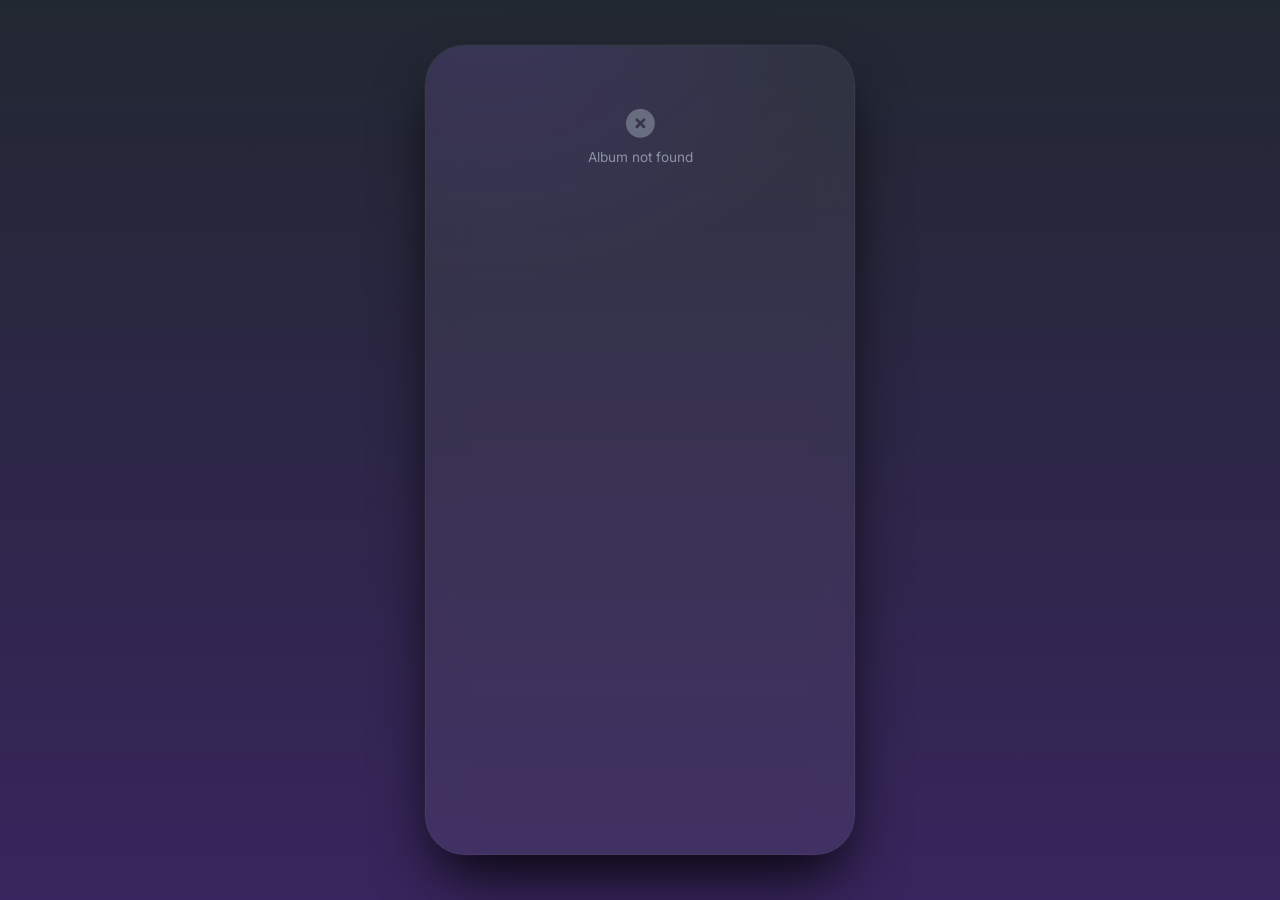
<file: album.html>
<!DOCTYPE html>
<html lang="en">
<head>
  <meta charset="UTF-8">
  <meta name="viewport" content="width=device-width, initial-scale=1.0, maximum-scale=1.0, user-scalable=yes">
  <title>Album · noir </title>
  <link rel="preconnect" href="https://fonts.googleapis.com">
  <link rel="preconnect" href="https://fonts.gstatic.com" crossorigin>
  <link href="https://fonts.googleapis.com/css2?family=Inter:opsz,wght@14..32,400;14..32,500;14..32,600;14..32,700&display=swap" rel="stylesheet">
  <link rel="stylesheet" href="https://cdnjs.cloudflare.com/ajax/libs/font-awesome/6.0.0-beta3/css/all.min.css">
  <link rel="stylesheet" href="css/style.css">
  <link rel="stylesheet" href="css/player.css">
  <link rel="stylesheet" href="css/responsive.css">
</head>
<body>
<div class="app-container" role="main" id="albumRoot">
  <div class="app-header">
    <span class="back-btn" onclick="history.back()"><i class="fas fa-arrow-left"></i></span>
    <h1 style="font-size:0.95rem;">Album</h1>
    <div class="header-actions"><i class="fas fa-ellipsis-h"></i></div>
  </div>

  <div class="content-scroll">
    <div class="np-art-section" style="margin-top:0;">
      <div class="np-art-container" style="max-width:220px;margin:0 auto;">
        <img id="albumCover" src="" alt="album cover">
      </div>
      <div style="text-align:center;margin-top:16px;">
        <h2 id="albumTitle" style="font-size:1.3rem;font-weight:700;"></h2>
        <p id="albumMeta" class="text-muted" style="font-size:0.85rem;margin-top:6px;"></p>
      </div>
      <div style="display:flex;justify-content:center;margin-top:16px;">
        <button class="btn btn-primary" id="playAlbumBtn"><i class="fas fa-play"></i> Play Album</button>
      </div>
    </div>

    <div class="section-title">Tracks</div>
    <div class="track-list" id="albumSongList"></div>
  </div>

  <div id="miniPlayerRoot"></div>

  <div class="bottom-nav">
    <a href="index.html" class="nav-item" data-page="index.html"><i class="fas fa-home"></i><span>Home</span></a>
    <a href="search.html" class="nav-item" data-page="search.html"><i class="fas fa-search"></i><span>Search</span></a>
    <a href="library.html" class="nav-item" data-page="library.html"><i class="fa fa-music" aria-hidden="true"></i><span>Library</span></a>
    <a href="player.html" class="nav-item" data-page="player.html"><i class="fas fa-compact-disc"></i><span>Now Playing</span></a>
  </div>
</div>

<script src="js/storage.js"></script>
<script src="js/player.js"></script>
<script src="js/album.js"></script>
</body>
</html>
</file>
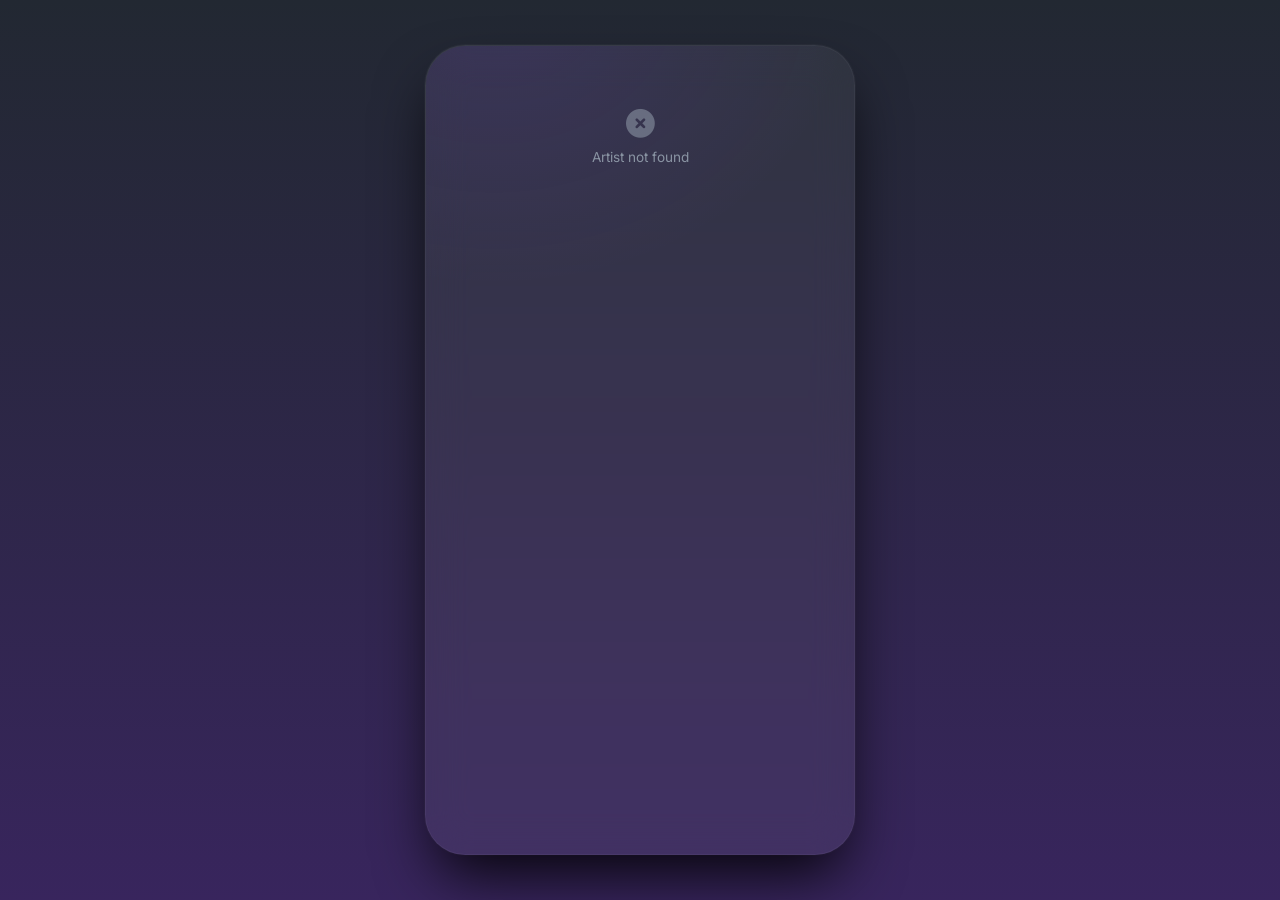
<file: artist.html>
<!DOCTYPE html>
<html lang="en">
<head>
  <meta charset="UTF-8">
  <meta name="viewport" content="width=device-width, initial-scale=1.0, maximum-scale=1.0, user-scalable=yes">
  <title>Artist · noir </title>
  <link rel="preconnect" href="https://fonts.googleapis.com">
  <link rel="preconnect" href="https://fonts.gstatic.com" crossorigin>
  <link href="https://fonts.googleapis.com/css2?family=Inter:opsz,wght@14..32,400;14..32,500;14..32,600;14..32,700&display=swap" rel="stylesheet">
  <link rel="stylesheet" href="https://cdnjs.cloudflare.com/ajax/libs/font-awesome/6.0.0-beta3/css/all.min.css">
  <link rel="stylesheet" href="css/style.css">
  <link rel="stylesheet" href="css/player.css">
  <link rel="stylesheet" href="css/responsive.css">
</head>
<body>
<div class="app-container" role="main" id="artistRoot">
  <div class="app-header">
    <span class="back-btn" onclick="history.back()"><i class="fas fa-arrow-left"></i></span>
    <h1 style="font-size:0.95rem;">Artist</h1>
    <div class="header-actions"><i class="fas fa-ellipsis-h"></i></div>
  </div>

  <div class="content-scroll">
    <div style="text-align:center;">
      <div class="np-art-container" style="max-width:150px;border-radius:50%;margin:0 auto;">
        <img id="artistImage" src="" alt="artist">
      </div>
      <h2 id="artistName" style="font-size:1.3rem;font-weight:700;margin-top:14px;"></h2>
      <p id="artistGenres" class="text-muted" style="font-size:0.8rem;margin-top:2px;"></p>
      <p id="artistBio" class="text-muted" style="font-size:0.82rem;margin-top:10px;padding:0 6px;"></p>
      <div style="display:flex;justify-content:center;margin-top:16px;">
        <button class="btn btn-primary" id="playArtistBtn"><i class="fas fa-play"></i> Play All</button>
      </div>
    </div>

    <div class="section-title">Albums</div>
    <div class="hscroll" id="artistAlbumRow"></div>

    <div class="section-title">Songs</div>
    <div class="track-list" id="artistSongList"></div>
  </div>

  <div id="miniPlayerRoot"></div>

  <div class="bottom-nav">
    <a href="index.html" class="nav-item" data-page="index.html"><i class="fas fa-home"></i><span>Home</span></a>
    <a href="search.html" class="nav-item" data-page="search.html"><i class="fas fa-search"></i><span>Search</span></a>
    <a href="library.html" class="nav-item" data-page="library.html"><i class="fas fa-music"></i><span>Library</span></a>
    <a href="player.html" class="nav-item" data-page="player.html"><i class="fas fa-compact-disc"></i><span>Now Playing</span></a>
  </div>
</div>

<script src="js/storage.js"></script>
<script src="js/player.js"></script>
<script src="js/artist.js"></script>
</body>
</html>
</file>
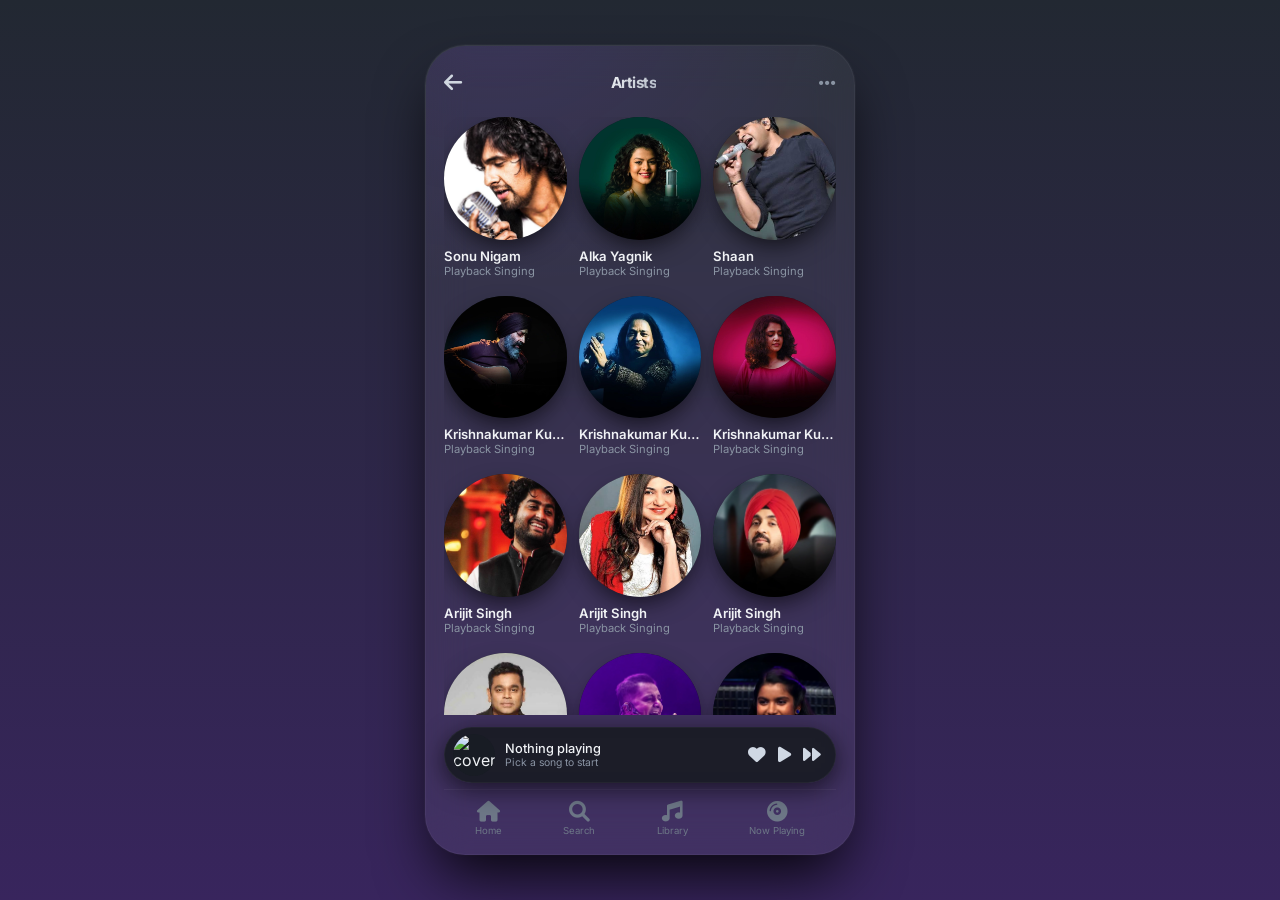
<file: artists.html>
<!DOCTYPE html>
<html lang="en">
<head>
  <meta charset="UTF-8">
  <meta name="viewport" content="width=device-width, initial-scale=1.0, maximum-scale=1.0, user-scalable=yes">
  <title>Artists · noir </title>
  <link rel="preconnect" href="https://fonts.googleapis.com">
  <link rel="preconnect" href="https://fonts.gstatic.com" crossorigin>
  <link href="https://fonts.googleapis.com/css2?family=Inter:opsz,wght@14..32,400;14..32,500;14..32,600;14..32,700&display=swap" rel="stylesheet">
  <link rel="stylesheet" href="https://cdnjs.cloudflare.com/ajax/libs/font-awesome/6.0.0-beta3/css/all.min.css">
  <link rel="stylesheet" href="css/style.css">
  <link rel="stylesheet" href="css/player.css">
  <link rel="stylesheet" href="css/responsive.css">
</head>
<body>
<div class="app-container" role="main" id="artistsRoot">
  <div class="app-header">
    <span class="back-btn" onclick="history.back()"><i class="fas fa-arrow-left"></i></span>
    <h1 style="font-size:0.95rem;">Artists</h1>
    <div class="header-actions"><i class="fas fa-ellipsis-h"></i></div>
  </div>

  <div class="content-scroll">
    <div class="grid-cards" id="artistsGrid"></div>
  </div>

  <div id="miniPlayerRoot"></div>

  <div class="bottom-nav">
    <a href="index.html" class="nav-item" data-page="index.html"><i class="fas fa-home"></i><span>Home</span></a>
    <a href="search.html" class="nav-item" data-page="search.html"><i class="fas fa-search"></i><span>Search</span></a>
    <a href="library.html" class="nav-item" data-page="library.html"><i class="fa fa-music" aria-hidden="true"></i><span>Library</span></a>
    <a href="player.html" class="nav-item" data-page="player.html"><i class="fas fa-compact-disc"></i><span>Now Playing</span></a>
  </div>
</div>

<script src="js/storage.js"></script>
<script src="js/player.js"></script>
<script src="js/artists.js"></script>
</body>
</html>
</file>
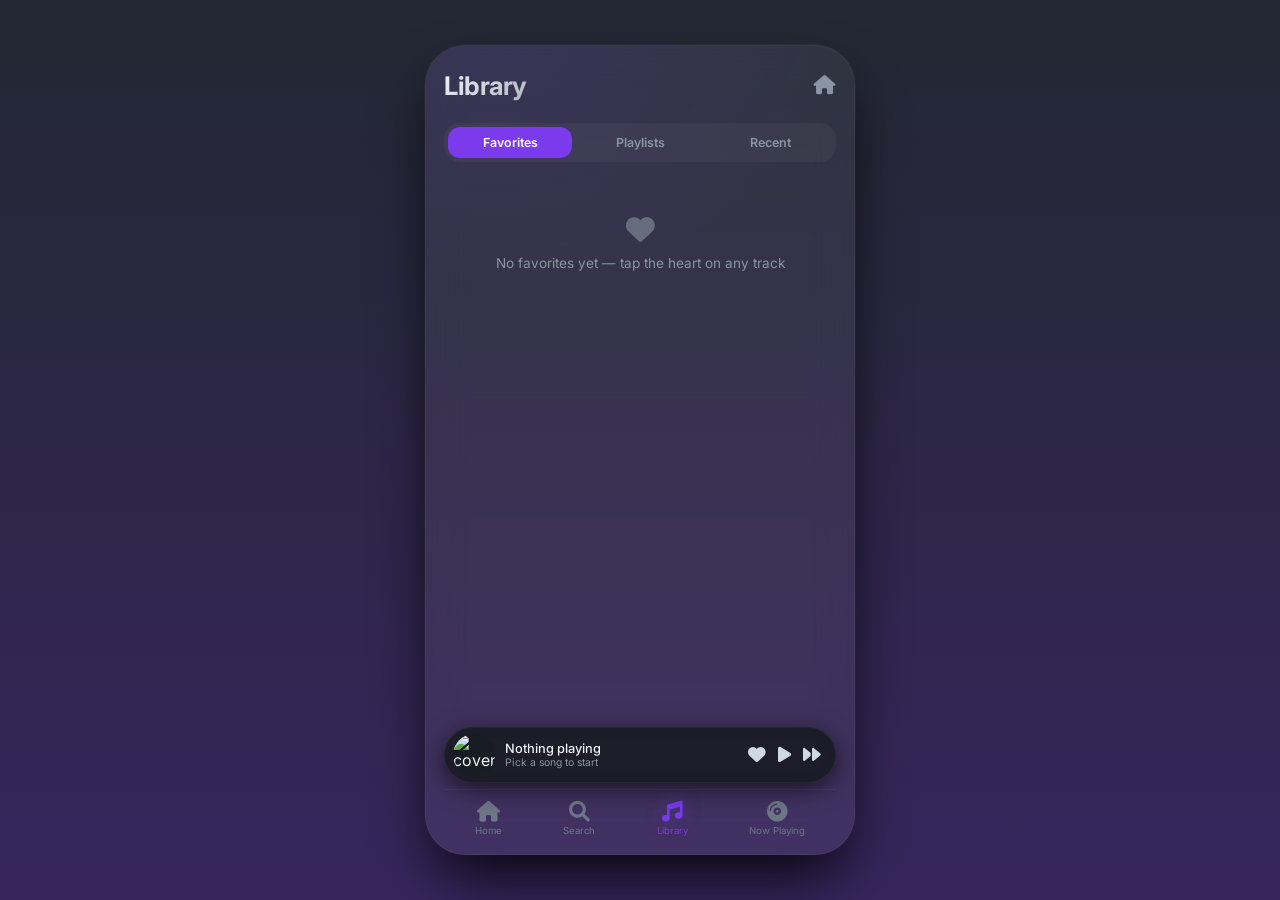
<file: library.html>
<!DOCTYPE html>
<html lang="en">
<head>
  <meta charset="UTF-8">
  <meta name="viewport" content="width=device-width, initial-scale=1.0, maximum-scale=1.0, user-scalable=yes">
  <title>Library · noir </title>
  <link rel="preconnect" href="https://fonts.googleapis.com">
  <link rel="preconnect" href="https://fonts.gstatic.com" crossorigin>
  <link href="https://fonts.googleapis.com/css2?family=Inter:opsz,wght@14..32,400;14..32,500;14..32,600;14..32,700&display=swap" rel="stylesheet">
  <link rel="stylesheet" href="https://cdnjs.cloudflare.com/ajax/libs/font-awesome/6.0.0-beta3/css/all.min.css">
  <link rel="stylesheet" href="css/style.css">
  <link rel="stylesheet" href="css/responsive.css">
</head>
<body>
<div class="app-container" role="main">
  <div class="app-header">
    <h1>Library</h1>
    <div class="header-actions">
      <a href="index.html"><i class="fas fa-house"></i></a>
    </div>
  </div>

  <div class="tab-row">
    <div class="tab" data-tab="favorites">Favorites</div>
    <div class="tab" data-tab="playlists">Playlists</div>
    <div class="tab" data-tab="recents">Recent</div>
  </div>

  <div class="content-scroll">
    <div id="panelFavorites"></div>
    <div id="panelPlaylists" style="display:none;"></div>
    <div id="panelRecents" style="display:none;"></div>
  </div>

  <div id="miniPlayerRoot"></div>

  <div class="bottom-nav">
    <a href="index.html" class="nav-item" data-page="index.html"><i class="fas fa-home"></i><span>Home</span></a>
    <a href="search.html" class="nav-item" data-page="search.html"><i class="fas fa-search"></i><span>Search</span></a>
    <a href="library.html" class="nav-item" data-page="library.html"><i class="fa fa-music" aria-hidden="true"></i><span>Library</span></a>
    <a href="player.html" class="nav-item" data-page="player.html"><i class="fas fa-compact-disc"></i><span>Now Playing</span></a>
  </div>
</div>

<script src="js/storage.js"></script>
<script src="js/player.js"></script>
<script src="js/library.js"></script>
</body>
</html>
</file>
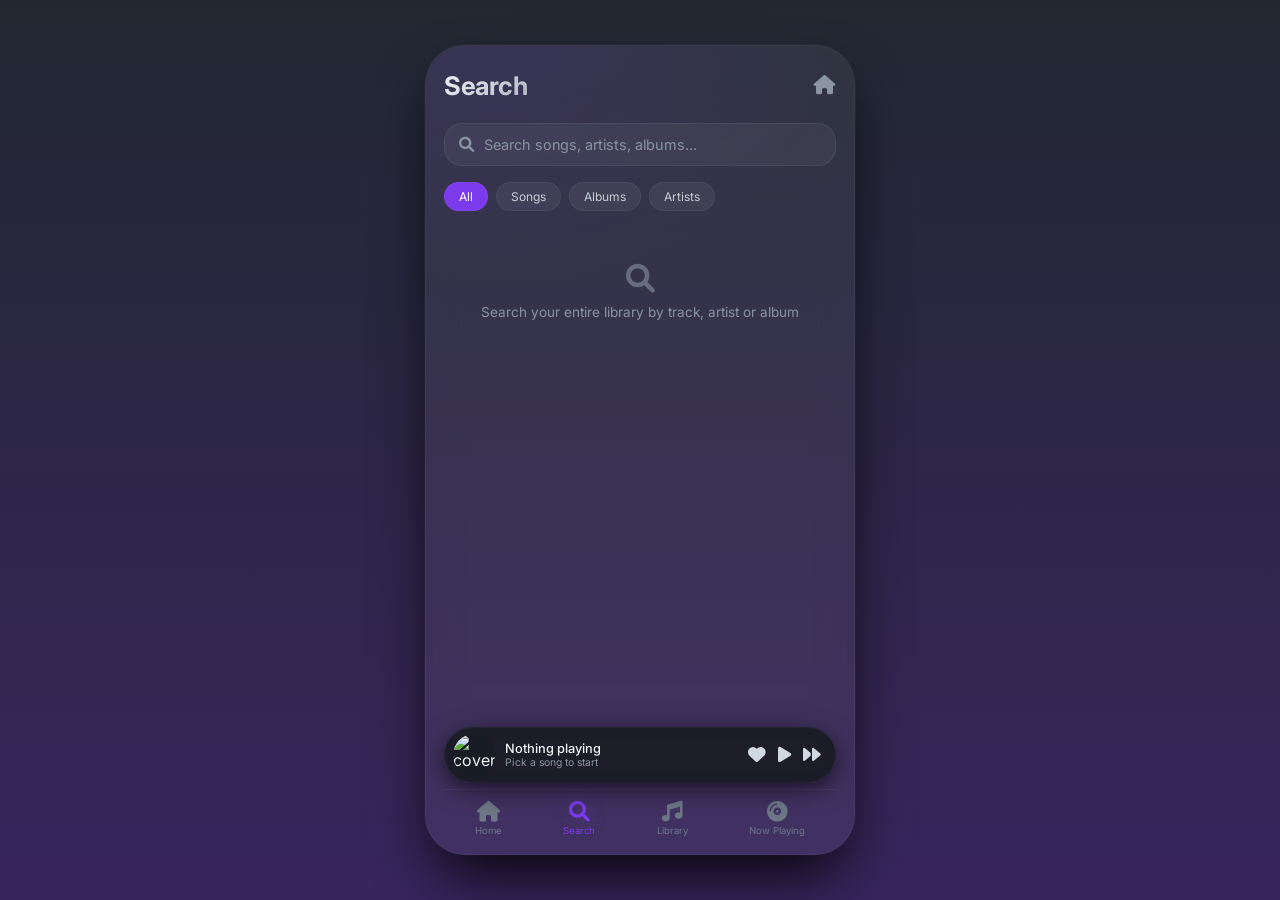
<file: search.html>
<!DOCTYPE html>
<html lang="en">
<head>
  <meta charset="UTF-8">
  <meta name="viewport" content="width=device-width, initial-scale=1.0, maximum-scale=1.0, user-scalable=yes">
  <title>Search · noir </title>
  <link rel="preconnect" href="https://fonts.googleapis.com">
  <link rel="preconnect" href="https://fonts.gstatic.com" crossorigin>
  <link href="https://fonts.googleapis.com/css2?family=Inter:opsz,wght@14..32,400;14..32,500;14..32,600;14..32,700&display=swap" rel="stylesheet">
  <link rel="stylesheet" href="https://cdnjs.cloudflare.com/ajax/libs/font-awesome/6.0.0-beta3/css/all.min.css">
  <link rel="stylesheet" href="css/style.css">
  <link rel="stylesheet" href="css/responsive.css">
</head>
<body>
<div class="app-container" role="main">
  <div class="app-header">
    <h1>Search</h1>
    <div class="header-actions">
      <a href="index.html"><i class="fas fa-house"></i></a>
    </div>
  </div>

  <div class="content-scroll">
    <div class="search-box">
      <i class="fas fa-search"></i>
      <input type="text" id="searchInput" placeholder="Search songs, artists, albums...">
    </div>

    <div class="chip-row">
      <div class="chip active" data-filter="all">All</div>
      <div class="chip" data-filter="songs">Songs</div>
      <div class="chip" data-filter="albums">Albums</div>
      <div class="chip" data-filter="artists">Artists</div>
    </div>

    <div id="searchResults"></div>
  </div>

  <div id="miniPlayerRoot"></div>

  <div class="bottom-nav">
    <a href="index.html" class="nav-item" data-page="index.html"><i class="fas fa-home"></i><span>Home</span></a>
    <a href="search.html" class="nav-item" data-page="search.html"><i class="fas fa-search"></i><span>Search</span></a>
    <a href="library.html" class="nav-item" data-page="library.html"><i class="fa fa-music" aria-hidden="true"></i><span>Library</span></a>
    <a href="player.html" class="nav-item" data-page="player.html"><i class="fas fa-compact-disc"></i><span>Now Playing</span></a>
  </div>
</div>

<script src="js/storage.js"></script>
<script src="js/player.js"></script>
<script src="js/search.js"></script>
</body>
</html>
</file>
<file: css/style.css>
/* style.css — shared design system for noir  music player */
* {
  margin: 0;
  padding: 0;
  box-sizing: border-box;
  font-family: 'Inter', -apple-system, BlinkMacSystemFont, sans-serif;
}

:root {
  --accent: #7C3AED;
  --accent-2: #00E5FF;
  --bg: linear-gradient(180deg, #222832 0%, #38255d 100%);
  --card: rgba(255, 255, 255, 0.06);
  --text: #f0f2f5;
  --text-muted: #c7cdd6;
  --text-dim: #8a94a3;
}

html, body { height: 100%; }

body {
  background: var(--bg);
  display: flex;
  justify-content: center;
  align-items: flex-start;
  min-height: 100vh;
  padding: 12px;
  color: var(--text);
}

a { color: inherit; text-decoration: none; }
button { -webkit-tap-highlight-color: transparent; font: inherit; }
input { font: inherit; }

/* ---- main app container (glassmorphism card) ---- */
.app-container {
  max-width: 430px;
  width: 100%;
  background: var(--card);
  backdrop-filter: blur(20px);
  -webkit-backdrop-filter: blur(20px);
  border-radius: 40px;
  padding: 24px 18px 18px;
  box-shadow: 0 30px 60px -12px rgba(0, 0, 0, 0.9), 0 0 0 1px rgba(255, 255, 255, 0.03);
  position: relative;
  overflow: hidden;
  border: 1px solid rgba(255, 255, 255, 0.04);
  min-height: calc(100vh - 24px);
  display: flex;
  flex-direction: column;
}

.app-container::before {
  content: '';
  position: absolute;
  top: -30%;
  left: -20%;
  width: 120%;
  height: 60%;
  background: radial-gradient(ellipse at 30% 40%, rgba(124, 58, 237, 0.15), transparent 70%);
  pointer-events: none;
  z-index: 0;
}

/* ---- header ---- */
.app-header {
  display: flex;
  justify-content: space-between;
  align-items: center;
  margin-bottom: 22px;
  position: relative;
  z-index: 2;
}
.app-header h1 {
  font-weight: 700;
  font-size: 1.6rem;
  letter-spacing: -0.5px;
  background: linear-gradient(135deg, #f0f2f5, #b0b8c5);
  -webkit-background-clip: text;
  -webkit-text-fill-color: transparent;
  background-clip: text;
}
.app-header .header-actions { display: flex; align-items: center; }
.app-header .header-actions i,
.app-header .header-actions a i {
  font-size: 1.2rem;
  margin-left: 14px;
  color: #8a94a3;
  transition: 0.2s;
  cursor: pointer;
}
.app-header .header-actions i:hover { color: #d0d7e0; }
.app-header .back-btn { font-size: 1.3rem; cursor: pointer; color: #d0d7e0; }

.section-title {
  font-size: 1rem;
  font-weight: 600;
  margin: 18px 0 10px;
  position: relative;
  z-index: 2;
  display: flex;
  justify-content: space-between;
  align-items: baseline;
}
.section-title span.link { font-size: 0.75rem; color: var(--text-dim); font-weight: 500; cursor: pointer; }

/* ---- horizontal card rows (albums / artists) ---- */
.hscroll {
  display: flex;
  gap: 14px;
  overflow-x: auto;
  padding-bottom: 6px;
  position: relative;
  z-index: 2;
  scrollbar-width: none;
}
.hscroll::-webkit-scrollbar { display: none; }

.card {
  flex: 0 0 auto;
  width: 118px;
  cursor: pointer;
}
.card .cover {
  width: 118px;
  height: 118px;
  border-radius: 18px;
  overflow: hidden;
  background: #181c24;
  box-shadow: 0 10px 24px -6px rgba(0,0,0,0.7);
}
.card.artist .cover { border-radius: 50%; }
.card .cover img { width: 100%; height: 100%; object-fit: cover; display: block; }
.card .card-title {
  font-size: 0.82rem;
  font-weight: 600;
  margin-top: 8px;
  white-space: nowrap;
  overflow: hidden;
  text-overflow: ellipsis;
}
.card .card-sub {
  font-size: 0.7rem;
  color: var(--text-dim);
  white-space: nowrap;
  overflow: hidden;
  text-overflow: ellipsis;
}

/* ---- grid card layout (albums / artists listing pages) ---- */
.grid-cards {
  display: grid;
  grid-template-columns: repeat(auto-fill, minmax(112px, 1fr));
  gap: 18px 12px;
  position: relative;
  z-index: 2;
}
.grid-cards .card { width: 100%; }
.grid-cards .card .cover { width: 100%; height: auto; aspect-ratio: 1 / 1; }

/* ---- search box ---- */
.search-box {
  display: flex;
  align-items: center;
  gap: 10px;
  background: rgba(255,255,255,0.05);
  border: 1px solid rgba(255,255,255,0.06);
  border-radius: 18px;
  padding: 12px 14px;
  margin-bottom: 16px;
  position: relative;
  z-index: 2;
}
.search-box i { color: var(--text-dim); font-size: 0.95rem; }
.search-box input {
  flex: 1;
  background: transparent;
  border: none;
  outline: none;
  color: var(--text);
  font-size: 0.9rem;
}
.search-box input::placeholder { color: var(--text-dim); }

.chip-row { display: flex; gap: 8px; flex-wrap: wrap; margin-bottom: 14px; position: relative; z-index: 2; }
.chip {
  padding: 6px 14px;
  border-radius: 20px;
  font-size: 0.75rem;
  background: rgba(255,255,255,0.06);
  color: var(--text-muted);
  cursor: pointer;
  border: 1px solid rgba(255,255,255,0.05);
}
.chip.active { background: var(--accent); color: #fff; }

/* ---- track list ---- */
.track-list { position: relative; z-index: 2; }
.track-item {
  display: flex;
  align-items: center;
  padding: 10px 10px 10px 6px;
  border-radius: 14px;
  margin-bottom: 2px;
  transition: background 0.15s;
  cursor: pointer;
}
.track-item.active { background: rgba(124, 58, 237, 0.18); border-left: 3px solid var(--accent); }
.track-item:hover { background: rgba(255, 255, 255, 0.04); }
.track-item .thumb { width: 42px; height: 42px; border-radius: 10px; overflow: hidden; flex-shrink: 0; background: #181c24; }
.track-item .thumb img { width: 100%; height: 100%; object-fit: cover; }
.track-item .idx { width: 24px; color: #5e6877; font-size: 0.75rem; font-weight: 500; text-align: center; flex-shrink: 0; }
.track-item .info { flex: 1; margin-left: 10px; min-width: 0; }
.track-item .info .title { font-size: 0.9rem; font-weight: 500; white-space: nowrap; overflow: hidden; text-overflow: ellipsis; }
.track-item .info .artist { font-size: 0.7rem; color: #7b8597; white-space: nowrap; overflow: hidden; text-overflow: ellipsis; }
.track-item .duration { font-size: 0.7rem; color: #5e6877; margin-left: 8px; flex-shrink: 0; }
.track-item .fav-btn { margin-left: 10px; color: #5e6877; font-size: 0.85rem; flex-shrink: 0; cursor: pointer; }
.track-item .fav-btn.active { color: var(--accent); }
.track-item .play-indicator { color: var(--accent-2); font-size: 0.8rem; margin-left: 6px; flex-shrink: 0; }

.empty-state {
  text-align: center;
  color: var(--text-dim);
  padding: 40px 10px;
  font-size: 0.85rem;
  position: relative;
  z-index: 2;
}
.empty-state i { font-size: 1.8rem; display: block; margin-bottom: 10px; opacity: 0.6; }

/* ---- buttons ---- */
.btn {
  display: inline-flex;
  align-items: center;
  gap: 8px;
  padding: 10px 18px;
  border-radius: 30px;
  border: none;
  cursor: pointer;
  font-size: 0.85rem;
  font-weight: 600;
}
.btn-primary { background: var(--accent); color: #fff; }
.btn-primary:hover { background: #8b4cf7; }
.btn-ghost { background: rgba(255,255,255,0.06); color: var(--text); }

/* ---- tabs (library page) ---- */
.tab-row { display: flex; gap: 6px; margin-bottom: 14px; position: relative; z-index: 2; background: rgba(255,255,255,0.04); padding: 4px; border-radius: 16px; }
.tab-row .tab { flex: 1; text-align: center; padding: 8px 4px; border-radius: 12px; font-size: 0.78rem; font-weight: 600; color: var(--text-dim); cursor: pointer; }
.tab-row .tab.active { background: var(--accent); color: #fff; }

.content-scroll { flex: 1; overflow-y: auto; position: relative; z-index: 2; padding-bottom: 4px; scrollbar-width: thin; scrollbar-color: #3a414d #1a1e25; }
.content-scroll::-webkit-scrollbar { width: 4px; }
.content-scroll::-webkit-scrollbar-track { background: #1a1e25; border-radius: 20px; }
.content-scroll::-webkit-scrollbar-thumb { background: #3a414d; border-radius: 20px; }

/* ---- mini player (floating above bottom nav) ---- */
.mini-player {
  display: flex;
  align-items: center;
  background: rgba(20, 24, 30, 0.85);
  backdrop-filter: blur(12px);
  -webkit-backdrop-filter: blur(12px);
  border-radius: 60px;
  padding: 6px 14px 6px 8px;
  margin: 12px 0 6px;
  border: 1px solid rgba(255, 255, 255, 0.04);
  box-shadow: 0 6px 24px rgba(0,0,0,0.6);
  position: relative;
  z-index: 3;
  gap: 10px;
  cursor: pointer;
}
.mini-player .mini-cover { width: 42px; height: 42px; border-radius: 30px; overflow: hidden; flex-shrink: 0; background: #181c24; }
.mini-player .mini-cover img { width: 100%; height: 100%; object-fit: cover; }
.mini-player .mini-info { flex: 1; min-width: 0; }
.mini-player .mini-info .mini-title { font-size: 0.8rem; font-weight: 500; white-space: nowrap; overflow: hidden; text-overflow: ellipsis; }
.mini-player .mini-info .mini-artist { font-size: 0.65rem; color: #8a94a3; }
.mini-player .mini-actions { display: flex; gap: 12px; align-items: center; }
.mini-player .mini-actions i { font-size: 1.1rem; color: #d0d8e4; cursor: pointer; transition: 0.15s; }
.mini-player .mini-actions i:hover { color: #fff; }

/* ---- bottom navigation ---- */
.bottom-nav {
  display: flex;
  justify-content: space-around;
  align-items: center;
  margin-top: auto;
  padding-top: 12px;
  border-top: 1px solid rgba(255, 255, 255, 0.05);
  position: relative;
  z-index: 2;
}
.bottom-nav .nav-item { display: flex; flex-direction: column; align-items: center; color: #6d7787; font-size: 0.6rem; transition: 0.2s; cursor: pointer; }
.bottom-nav .nav-item i { font-size: 1.3rem; margin-bottom: 2px; }
.bottom-nav .nav-item.active { color: var(--accent); }
.bottom-nav .nav-item.active i { text-shadow: 0 0 20px rgba(124, 58, 237, 0.3); }

/* utility */
.text-muted { color: var(--text-dim); }
</file>
<file: css/player.css>
/* player.css — full-screen "now playing" page */
.np-art-section {
  position: relative;
  z-index: 2;
  margin: 6px 0 20px;
}

.np-art-container {
  width: 100%;
  aspect-ratio: 1/1;
  border-radius: 30px;
  overflow: hidden;
  background: #181c24;
  box-shadow: 0 20px 40px -8px rgba(0, 0, 0, 0.8), 0 0 0 1px rgba(255, 255, 255, 0.02);
}

.np-art-container img {
  width: 100%;
  height: 100%;
  object-fit: cover;
  display: block;
}

.np-art-container.playing img {
  animation: subtlePulse 6s infinite alternate;
}

@keyframes subtlePulse {
  0% {
    filter: brightness(1);
  }

  100% {
    filter: brightness(1.08);
  }
}

.np-meta {
  margin-top: 18px;
  padding: 0 4px;
  display: flex;
  justify-content: space-between;
  align-items: center;
  position: relative;
  z-index: 2;
}

.np-meta h2 {
  font-size: 1.4rem;
  font-weight: 600;
  letter-spacing: -0.3px;
  white-space: nowrap;
  overflow: hidden;
  text-overflow: ellipsis;
}

.np-meta p {
  color: var(--text-muted);
  font-size: 0.95rem;
  margin-top: 2px;
}

.np-meta .np-fav {
  font-size: 1.3rem;
  color: #5e6877;
  cursor: pointer;
  flex-shrink: 0;
  margin-left: 12px;
}

.np-meta .np-fav.active {
  color: var(--accent);
}

.progress-area {
  display: flex;
  align-items: center;
  gap: 12px;
  margin: 20px 0 10px;
  z-index: 2;
  position: relative;
}

.progress-area span {
  font-size: 0.7rem;
  font-variant-numeric: tabular-nums;
  color: #7f8896;
  min-width: 36px;
}

.progress-bar {
  flex: 1;
  height: 4px;
  background: #2a303b;
  border-radius: 20px;
  position: relative;
  cursor: pointer;
  transition: height 0.15s;
}

.progress-bar:hover {
  height: 6px;
}

.progress-fill {
  width: 0%;
  height: 100%;
  background: linear-gradient(90deg, var(--accent), var(--accent-2));
  border-radius: 20px;
  box-shadow: 0 0 12px rgba(124, 58, 237, 0.3);
}

.controls {
  display: flex;
  justify-content: center;
  align-items: center;
  gap: 20px;
  margin: 10px 0 22px;
  position: relative;
  z-index: 2;
}

.controls button {
  background: transparent;
  border: none;
  color: #d0d8e4;
  font-size: 1.6rem;
  display: inline-flex;
  align-items: center;
  justify-content: center;
  cursor: pointer;
  padding: 8px;
  border-radius: 40px;
  width: 48px;
  height: 48px;
  transition: 0.15s;
}

.controls button:active {
  transform: scale(0.92);
}

.controls button.toggled {
  color: var(--accent);
}

.controls .play-btn {
  background: var(--accent);
  color: #fff;
  font-size: 2rem;
  width: 68px;
  height: 68px;
  border-radius: 40px;
  box-shadow: 0 8px 24px rgba(124, 58, 237, 0.35);
}

.controls .play-btn:hover {
  background: #8b4cf7;
}

.controls i {
  filter: drop-shadow(0 2px 6px rgba(0, 0, 0, 0.5));
}

.volume-row {
  display: flex;
  align-items: center;
  gap: 10px;
  margin: 6px 0 20px;
  position: relative;
  z-index: 2;
}

.volume-row i {
  color: var(--text-dim);
  font-size: 0.9rem;
}

.volume-row input[type="range"] {
  flex: 1;
  accent-color: var(--accent);
}

.queue-section {
  position: relative;
  z-index: 2;
  margin-top: 4px;
}

.queue-header {
  display: flex;
  justify-content: space-between;
  align-items: baseline;
  padding: 0 2px 10px;
  border-bottom: 1px solid rgba(255, 255, 255, 0.06);
}

.queue-header h4 {
  font-weight: 500;
  font-size: 0.85rem;
  letter-spacing: 0.4px;
  color: #b0bac8;
  text-transform: uppercase;
}
</file>
<file: css/responsive.css>
/* responsive.css — mobile breakpoints */
@media (max-width: 480px) {
  .app-container { padding: 16px 12px 14px; border-radius: 28px; }
  .controls .play-btn { width: 60px; height: 60px; font-size: 1.8rem; }
  .card { width: 104px; }
  .card .cover { width: 104px; height: 104px; }
}

@media (max-width: 360px) {
  .app-header h1 { font-size: 1.35rem; }
  .card { width: 92px; }
  .card .cover { width: 92px; height: 92px; }
}

@media (min-width: 600px) {
  body { align-items: center; }
  .app-container { min-height: 90vh; max-height: 90vh; }
}
</file>
